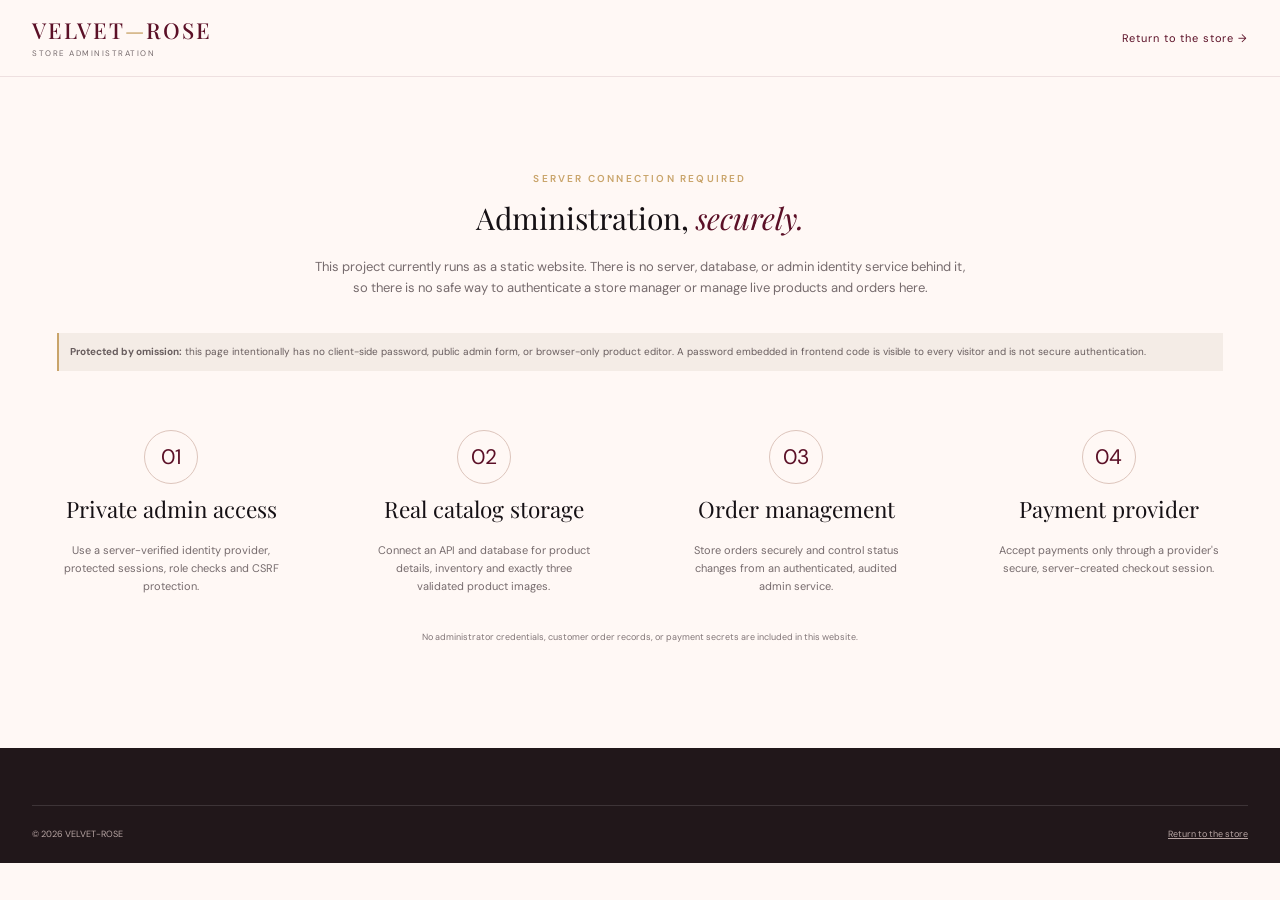
<file: admin.html>
<!doctype html>
<html lang="en">
<head>
  <meta charset="utf-8">
  <meta name="viewport" content="width=device-width, initial-scale=1">
  <meta name="robots" content="noindex,nofollow">
  <meta name="theme-color" content="#5b1027">
  <link rel="preconnect" href="https://fonts.googleapis.com">
  <link href="https://fonts.googleapis.com/css2?family=DM+Sans:wght@400;500;600;700&family=Playfair+Display:ital,wght@0,400;0,500;1,400&display=swap" rel="stylesheet">
  <link rel="stylesheet" href="style.css">
  <title>Store administration setup | VELVET-ROSE</title>
</head>
<body>
  <header class="site-header"><nav class="navigation container" aria-label="Main navigation"><a class="wordmark" href="index.html">VELVET<span>—</span>ROSE<small>STORE ADMINISTRATION</small></a><a class="text-link" href="index.html">Return to the store →</a></nav></header>
  <main class="section container">
    <div class="section-heading">
      <p class="eyebrow">SERVER CONNECTION REQUIRED</p>
      <h1>Administration, <em>securely.</em></h1>
      <p>This project currently runs as a static website. There is no server, database, or admin identity service behind it, so there is no safe way to authenticate a store manager or manage live products and orders here.</p>
    </div>
    <div class="preview-notice">
      <strong>Protected by omission:</strong> this page intentionally has no client-side password, public admin form, or browser-only product editor. A password embedded in frontend code is visible to every visitor and is not secure authentication.
    </div>
    <div class="promise-grid" style="margin-top:42px">
      <article class="promise"><span class="promise-mark" aria-hidden="true">01</span><h2>Private admin access</h2><p>Use a server-verified identity provider, protected sessions, role checks and CSRF protection.</p></article>
      <article class="promise"><span class="promise-mark" aria-hidden="true">02</span><h2>Real catalog storage</h2><p>Connect an API and database for product details, inventory and exactly three validated product images.</p></article>
      <article class="promise"><span class="promise-mark" aria-hidden="true">03</span><h2>Order management</h2><p>Store orders securely and control status changes from an authenticated, audited admin service.</p></article>
      <article class="promise"><span class="promise-mark" aria-hidden="true">04</span><h2>Payment provider</h2><p>Accept payments only through a provider's secure, server-created checkout session.</p></article>
    </div>
    <p class="discreet-note" style="margin-top:35px;text-align:center">No administrator credentials, customer order records, or payment secrets are included in this website.</p>
  </main>
  <footer class="site-footer"><div class="container footer-bottom"><span>© 2026 VELVET-ROSE</span><a href="index.html">Return to the store</a></div></footer>
</body>
</html>
</file>
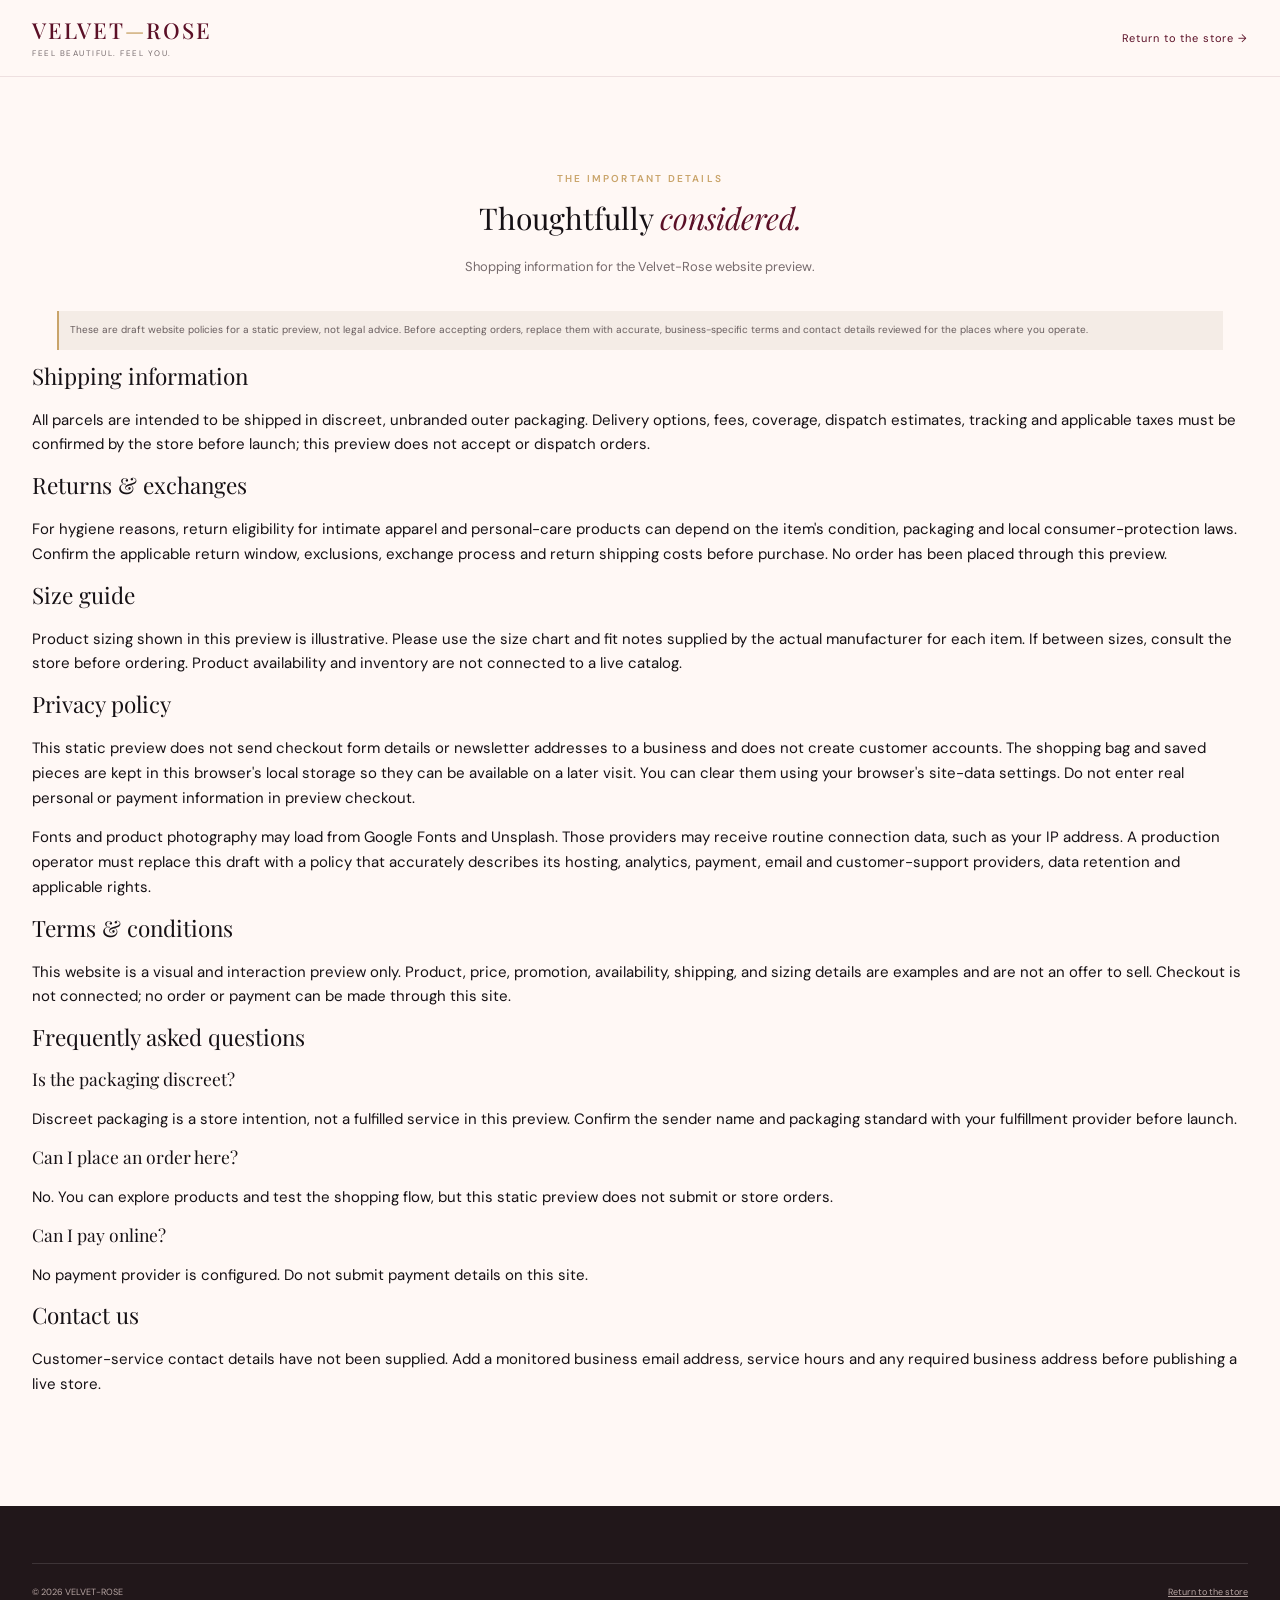
<file: policies.html>
<!doctype html>
<html lang="en">
<head>
  <meta charset="utf-8">
  <meta name="viewport" content="width=device-width, initial-scale=1">
  <meta name="theme-color" content="#5b1027">
  <meta name="description" content="Read Velvet-Rose privacy, shipping, returns, sizing and shopping information.">
  <link rel="canonical" href="/policies.html">
  <link rel="preconnect" href="https://fonts.googleapis.com">
  <link href="https://fonts.googleapis.com/css2?family=DM+Sans:wght@400;500;600;700&family=Playfair+Display:ital,wght@0,400;0,500;1,400&display=swap" rel="stylesheet">
  <link rel="stylesheet" href="style.css">
  <title>Shopping information &amp; policies | VELVET-ROSE</title>
</head>
<body>
  <header class="site-header"><nav class="navigation container" aria-label="Main navigation"><a class="wordmark" href="index.html">VELVET<span>—</span>ROSE<small>FEEL BEAUTIFUL. FEEL YOU.</small></a><a class="text-link" href="index.html">Return to the store →</a></nav></header>
  <main class="section container">
    <div class="section-heading"><p class="eyebrow">THE IMPORTANT DETAILS</p><h1>Thoughtfully <em>considered.</em></h1><p>Shopping information for the Velvet-Rose website preview.</p></div>
    <aside class="preview-notice">These are draft website policies for a static preview, not legal advice. Before accepting orders, replace them with accurate, business-specific terms and contact details reviewed for the places where you operate.</aside>
    <article class="policy-copy" id="shipping"><h2>Shipping information</h2><p>All parcels are intended to be shipped in discreet, unbranded outer packaging. Delivery options, fees, coverage, dispatch estimates, tracking and applicable taxes must be confirmed by the store before launch; this preview does not accept or dispatch orders.</p></article>
    <article class="policy-copy" id="returns"><h2>Returns &amp; exchanges</h2><p>For hygiene reasons, return eligibility for intimate apparel and personal-care products can depend on the item's condition, packaging and local consumer-protection laws. Confirm the applicable return window, exclusions, exchange process and return shipping costs before purchase. No order has been placed through this preview.</p></article>
    <article class="policy-copy" id="size-guide"><h2>Size guide</h2><p>Product sizing shown in this preview is illustrative. Please use the size chart and fit notes supplied by the actual manufacturer for each item. If between sizes, consult the store before ordering. Product availability and inventory are not connected to a live catalog.</p></article>
    <article class="policy-copy" id="privacy"><h2>Privacy policy</h2><p>This static preview does not send checkout form details or newsletter addresses to a business and does not create customer accounts. The shopping bag and saved pieces are kept in this browser's local storage so they can be available on a later visit. You can clear them using your browser's site-data settings. Do not enter real personal or payment information in preview checkout.</p><p>Fonts and product photography may load from Google Fonts and Unsplash. Those providers may receive routine connection data, such as your IP address. A production operator must replace this draft with a policy that accurately describes its hosting, analytics, payment, email and customer-support providers, data retention and applicable rights.</p></article>
    <article class="policy-copy" id="terms"><h2>Terms &amp; conditions</h2><p>This website is a visual and interaction preview only. Product, price, promotion, availability, shipping, and sizing details are examples and are not an offer to sell. Checkout is not connected; no order or payment can be made through this site.</p></article>
    <article class="policy-copy" id="faq"><h2>Frequently asked questions</h2><h3>Is the packaging discreet?</h3><p>Discreet packaging is a store intention, not a fulfilled service in this preview. Confirm the sender name and packaging standard with your fulfillment provider before launch.</p><h3>Can I place an order here?</h3><p>No. You can explore products and test the shopping flow, but this static preview does not submit or store orders.</p><h3>Can I pay online?</h3><p>No payment provider is configured. Do not submit payment details on this site.</p></article>
    <article class="policy-copy" id="contact"><h2>Contact us</h2><p>Customer-service contact details have not been supplied. Add a monitored business email address, service hours and any required business address before publishing a live store.</p></article>
  </main>
  <footer class="site-footer"><div class="container footer-bottom"><span>© 2026 VELVET-ROSE</span><a href="index.html">Return to the store</a></div></footer>
</body>
</html>
</file>
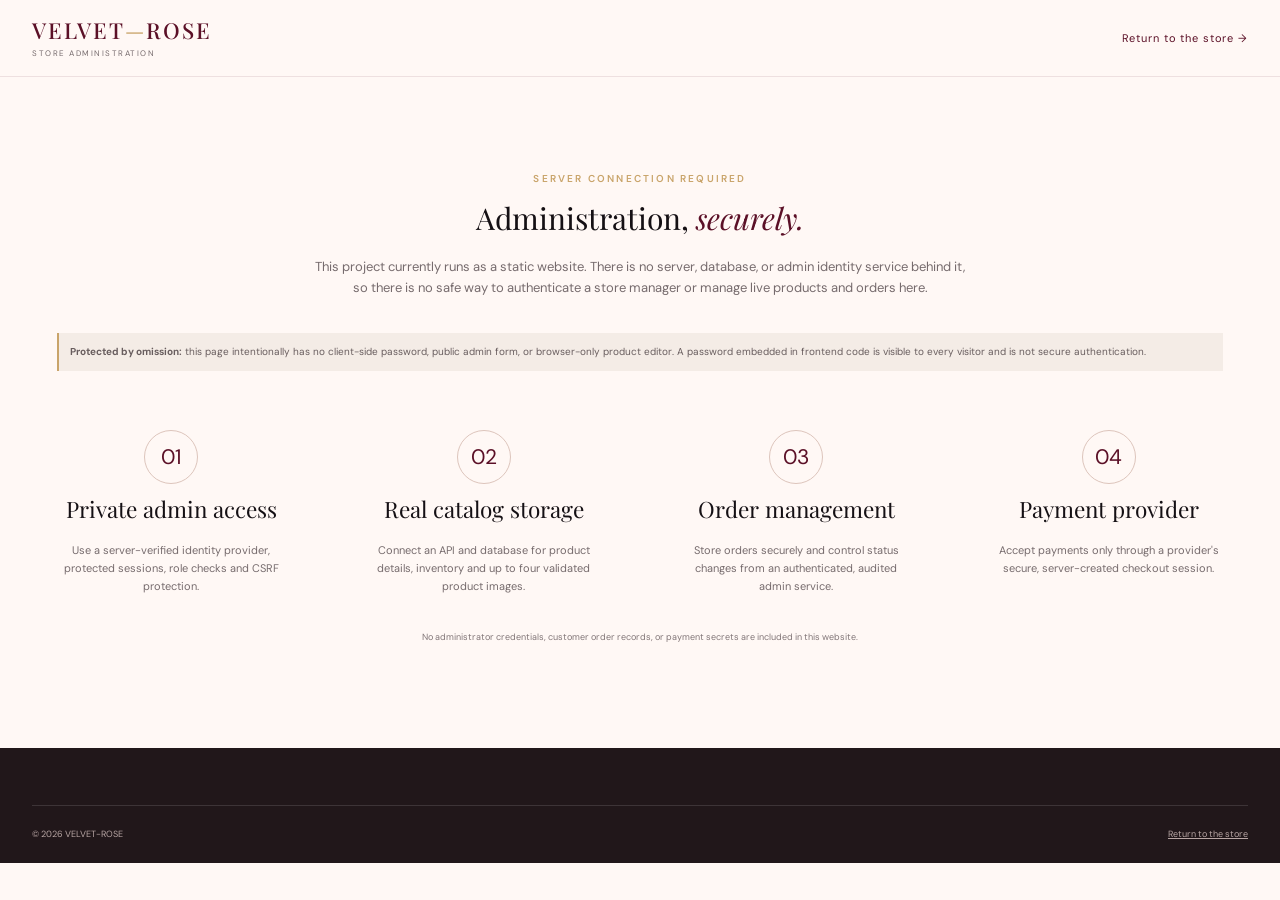
<file: Velvet-Rose/admin.html>
<!doctype html>
<html lang="en">
<head>
  <meta charset="utf-8">
  <meta name="viewport" content="width=device-width, initial-scale=1">
  <meta name="robots" content="noindex,nofollow">
  <meta name="theme-color" content="#5b1027">
  <link rel="preconnect" href="https://fonts.googleapis.com">
  <link href="https://fonts.googleapis.com/css2?family=DM+Sans:wght@400;500;600;700&family=Playfair+Display:ital,wght@0,400;0,500;1,400&display=swap" rel="stylesheet">
  <link rel="stylesheet" href="style.css">
  <title>Store administration setup | VELVET-ROSE</title>
</head>
<body>
  <header class="site-header"><nav class="navigation container" aria-label="Main navigation"><a class="wordmark" href="index.html">VELVET<span>—</span>ROSE<small>STORE ADMINISTRATION</small></a><a class="text-link" href="index.html">Return to the store →</a></nav></header>
  <main class="section container">
    <div class="section-heading">
      <p class="eyebrow">SERVER CONNECTION REQUIRED</p>
      <h1>Administration, <em>securely.</em></h1>
      <p>This project currently runs as a static website. There is no server, database, or admin identity service behind it, so there is no safe way to authenticate a store manager or manage live products and orders here.</p>
    </div>
    <div class="preview-notice">
      <strong>Protected by omission:</strong> this page intentionally has no client-side password, public admin form, or browser-only product editor. A password embedded in frontend code is visible to every visitor and is not secure authentication.
    </div>
    <div class="promise-grid" style="margin-top:42px">
      <article class="promise"><span class="promise-mark" aria-hidden="true">01</span><h2>Private admin access</h2><p>Use a server-verified identity provider, protected sessions, role checks and CSRF protection.</p></article>
      <article class="promise"><span class="promise-mark" aria-hidden="true">02</span><h2>Real catalog storage</h2><p>Connect an API and database for product details, inventory and up to four validated product images.</p></article>
      <article class="promise"><span class="promise-mark" aria-hidden="true">03</span><h2>Order management</h2><p>Store orders securely and control status changes from an authenticated, audited admin service.</p></article>
      <article class="promise"><span class="promise-mark" aria-hidden="true">04</span><h2>Payment provider</h2><p>Accept payments only through a provider's secure, server-created checkout session.</p></article>
    </div>
    <p class="discreet-note" style="margin-top:35px;text-align:center">No administrator credentials, customer order records, or payment secrets are included in this website.</p>
  </main>
  <footer class="site-footer"><div class="container footer-bottom"><span>© 2026 VELVET-ROSE</span><a href="index.html">Return to the store</a></div></footer>
</body>
</html>
</file>
<file: style.css>
:root {
  color-scheme: light;
  --burgundy: #5b1027;
  --burgundy-deep: #310914;
  --black: #151014;
  --rose: #e8b7c3;
  --rose-pale: #f7e9e9;
  --gold: #c9a46a;
  --ivory: #fff8f5;
  --white: #fff;
  --muted: #766b6d;
  --line: #eadfdb;
  --serif: "Playfair Display", Georgia, serif;
  --sans: "DM Sans", Arial, sans-serif;
}

* { box-sizing: border-box; }
html { scroll-behavior: smooth; scroll-padding-top: 85px; }
body { margin: 0; color: var(--black); background: var(--ivory); font-family: var(--sans); font-size: 15px; line-height: 1.65; }
body:has(dialog[open]) { overflow: hidden; }
button, input, select, textarea { font: inherit; }
button, a { -webkit-tap-highlight-color: transparent; }
button { color: inherit; }
a { color: inherit; }
img { display: block; width: 100%; }
h1, h2, h3, p { margin-top: 0; }
h1, h2, h3 { font-family: var(--serif); font-weight: 400; line-height: 1.17; }
h2 em, h1 em { color: var(--burgundy); font-weight: 400; }
.container { width: min(1240px, calc(100% - 64px)); margin-inline: auto; }
.sr-only, .skip-link:not(:focus) { position: absolute; width: 1px; height: 1px; padding: 0; margin: -1px; overflow: hidden; clip: rect(0,0,0,0); white-space: nowrap; border: 0; }
.skip-link:focus { position: fixed; z-index: 20; top: 10px; left: 10px; padding: 12px 18px; color: white; background: var(--burgundy); }

.announcement { min-height: 38px; padding: 6px 24px; display: flex; justify-content: center; gap: 25px; color: var(--ivory); background: var(--burgundy-deep); text-align: center; font-size: 11px; letter-spacing: .11em; }
.announcement-detail { color: #dec8c4; }
.announcement i { margin-inline: 5px; color: var(--gold); font-style: normal; }
.site-header { position: sticky; z-index: 10; top: 0; background: rgba(255,248,245,.97); border-bottom: 1px solid rgba(91,16,39,.1); backdrop-filter: blur(14px); }
.navigation { min-height: 76px; display: flex; align-items: center; justify-content: space-between; gap: 24px; }
.wordmark { flex: 0 0 auto; display: block; color: var(--burgundy); font-family: var(--serif); font-size: 22px; font-weight: 500; letter-spacing: .095em; line-height: 1.1; text-decoration: none; white-space: nowrap; }
.wordmark > span { color: var(--gold); }
.wordmark small { display: block; margin-top: 5px; color: var(--muted); font: 8px var(--sans); letter-spacing: .19em; }
.navigation-links { display: flex; align-items: center; gap: clamp(12px,1.7vw,25px); }
.navigation-links a { color: #413538; font-size: 11px; text-decoration: none; transition: color .18s; }
.navigation-links a:hover, .footer-grid a:hover { color: var(--gold); }
.nav-actions { display: flex; align-items: center; gap: 9px; }
.icon-button { min-width: 39px; height: 40px; display: inline-grid; place-items: center; padding: 0 6px; border: 0; color: var(--burgundy); background: transparent; cursor: pointer; font-size: 24px; text-decoration: none; }
.icon-button svg { width: 19px; height: 19px; fill: none; stroke: currentColor; stroke-width: 1.5; }
.bag-button { padding: 10px 0 10px 9px; border: 0; background: transparent; color: var(--burgundy); font-size: 10px; letter-spacing: .14em; cursor: pointer; }
.cart-count { display: inline-grid; place-items: center; width: 20px; height: 20px; margin-left: 4px; border-radius: 50%; color: white; background: var(--burgundy); font-size: 10px; letter-spacing: 0; }
.menu-toggle { display: none; }
.search-panel { display: flex; align-items: center; gap: 15px; padding-block: 0 15px; }
.search-panel[hidden] { display: none; }
.search-panel input { flex: 1; min-width: 0; padding: 11px 0; border: 0; border-bottom: 1px solid var(--line); outline: none; background: transparent; }
.text-button { padding: 8px 0; border: 0; color: var(--burgundy); background: transparent; cursor: pointer; }
.search-close { font-size: 25px; }

.hero { position: relative; min-height: min(700px, calc(100svh - 114px)); display: flex; align-items: center; overflow: hidden; color: var(--ivory); background: #42202a; }
.hero-image, .offer-section > img { position: absolute; inset: 0; width: 100%; height: 100%; object-fit: cover; object-position: center 38%; }
.hero-image { object-position: center 35%; }
.hero-scrim { position: absolute; inset: 0; background: linear-gradient(90deg,rgba(26,12,17,.83) 0%,rgba(35,15,22,.58) 43%,rgba(31,13,20,.05) 100%),linear-gradient(0deg,rgba(22,14,17,.2),transparent 40%); }
.hero-copy { position: relative; z-index: 1; padding-block: 80px 88px; }
.eyebrow { margin-bottom: 15px; color: var(--gold); font-size: 10px; font-weight: 600; letter-spacing: .22em; }
.hero h1 { max-width: 670px; margin-bottom: 23px; color: var(--ivory); font-size: clamp(47px,7vw,88px); letter-spacing: -.025em; }
.hero h1 em { color: var(--rose); }
.hero-description { max-width: 455px; margin-bottom: 28px; color: #f3e7e5; font-size: 15px; }
.hero-actions { display: flex; flex-wrap: wrap; gap: 12px; }
.button { min-height: 48px; display: inline-flex; justify-content: center; align-items: center; padding: 12px 23px; border: 1px solid transparent; border-radius: 2px; font-size: 10px; font-weight: 600; letter-spacing: .12em; text-align: center; text-decoration: none; text-transform: uppercase; cursor: pointer; transition: background .2s, color .2s, border-color .2s, transform .2s; }
.button:hover { transform: translateY(-2px); }
.button-gold { color: var(--black); background: var(--gold); }
.button-gold:hover { background: #d7b981; }
.button-outline { border-color: rgba(255,255,255,.7); color: white; background: transparent; }
.button-outline:hover { color: var(--black); background: white; }
.button-dark { color: white; background: var(--burgundy); }
.button-dark:hover { background: var(--burgundy-deep); }
.hero-note { margin: 24px 0 0; color: #e8d9d8; font-size: 10px; letter-spacing: .1em; }
.hero-side-note { position: absolute; right: 26px; bottom: 30px; color: rgba(255,248,245,.8); font-size: 8px; letter-spacing: .23em; writing-mode: vertical-rl; }
.trust-strip { min-height: 65px; display: flex; justify-content: center; align-items: center; gap: clamp(14px,4.4vw,70px); padding: 15px 20px; color: var(--burgundy); background: #f7efeb; font-size: 10px; letter-spacing: .12em; text-transform: uppercase; }
.trust-strip i { color: var(--gold); font-style: normal; }

.section { padding-block: 94px; }
.section-heading { max-width: 650px; margin: 0 auto 34px; text-align: center; }
.section-heading .eyebrow { margin-bottom: 13px; }
.section-heading h2, .newsletter-inner h2 { margin-bottom: 12px; color: var(--black); font-size: clamp(34px,4.1vw,48px); }
.section-heading h2 em, .newsletter-inner h2 em { color: var(--burgundy); }
.section-heading > p:last-child { margin-bottom: 0; color: var(--muted); font-size: 13px; }
.category-grid { display: grid; grid-template-columns: repeat(4,1fr); grid-auto-rows: 245px; gap: 14px; }
.category-card { position: relative; display: flex; align-items: end; overflow: hidden; color: white; background: #573740; text-decoration: none; }
.category-card.category-tall { grid-row: span 2; }
.category-card:nth-child(4), .category-card:nth-child(5) { grid-column: span 1; }
.category-card:last-child { grid-column: span 2; }
.category-card > img { position: absolute; inset: 0; width: 100%; height: 100%; object-fit: cover; transition: transform .6s cubic-bezier(.2,.6,.3,1); }
.category-card:hover > img { transform: scale(1.055); }
.category-overlay { position: absolute; inset: 0; background: linear-gradient(0deg,rgba(24,12,17,.78),transparent 72%); }
.category-caption { position: relative; z-index: 1; padding: 21px; }
.category-caption small, .category-caption strong, .category-caption > span { display: block; }
.category-caption small { margin-bottom: 6px; color: #edccbb; font-size: 8px; letter-spacing: .18em; }
.category-caption strong { font-family: var(--serif); font-size: 24px; font-weight: 400; }
.category-caption > span { margin-top: 6px; font-size: 10px; letter-spacing: .07em; }

.products-section { background: #f7efeb; }
.filter-row { display: flex; justify-content: center; flex-wrap: wrap; gap: 7px; margin: 0 auto 29px; }
.filter-chip { min-height: 36px; padding: 7px 14px; border: 1px solid #ddcfca; border-radius: 30px; color: #56494b; background: transparent; font-size: 10px; cursor: pointer; transition: .2s; }
.filter-chip:hover, .filter-chip.is-active { border-color: var(--burgundy); color: white; background: var(--burgundy); }
.search-status { min-height: 22px; margin-bottom: 0; color: var(--muted); font-size: 12px; text-align: center; }
.product-grid { display: grid; grid-template-columns: repeat(4,minmax(0,1fr)); gap: 25px 16px; }
.product-card { min-width: 0; }
.product-photo { position: relative; aspect-ratio: 4 / 5; overflow: hidden; background: #eadcdb; }
.product-photo > img { width: 100%; height: 100%; object-fit: cover; transition: transform .55s; }
.product-card:hover .product-photo > img { transform: scale(1.04); }
.product-badge { position: absolute; top: 11px; left: 11px; padding: 5px 9px; color: var(--burgundy); background: var(--ivory); font-size: 8px; letter-spacing: .11em; text-transform: uppercase; }
.product-heart { position: absolute; top: 7px; right: 7px; width: 36px; height: 36px; border: 0; border-radius: 50%; color: var(--burgundy); background: rgba(255,248,245,.9); font-size: 21px; cursor: pointer; }
.product-heart[aria-pressed="true"] { color: white; background: var(--burgundy); }
.product-quickview { position: absolute; right: 9px; bottom: 9px; left: 9px; width: calc(100% - 18px); min-height: 39px; border: 0; color: var(--black); background: rgba(255,248,245,.94); font-size: 9px; letter-spacing: .12em; text-transform: uppercase; cursor: pointer; opacity: 0; transform: translateY(6px); transition: opacity .2s, transform .2s; }
.product-card:hover .product-quickview, .product-quickview:focus-visible { opacity: 1; transform: none; }
.product-meta { padding: 13px 3px 0; }
.product-category { margin-bottom: 3px; color: var(--muted); font-size: 9px; letter-spacing: .11em; text-transform: uppercase; }
.product-title { margin-bottom: 5px; color: var(--black); font-family: var(--serif); font-size: 16px; }
.product-price { margin-bottom: 9px; color: var(--burgundy); font-size: 13px; font-weight: 600; }
.product-price s { margin-right: 7px; color: #8d8281; font-size: 11px; font-weight: 400; }
.product-colors { display: flex; align-items: center; gap: 6px; }
.swatch { width: 13px; height: 13px; border: 1px solid rgba(30,20,20,.25); border-radius: 50%; }
.product-size-note { margin-left: 3px; color: var(--muted); font-size: 10px; }
.product-add { width: 100%; margin-top: 11px; min-height: 38px; padding: 8px 10px; border: 1px solid var(--burgundy); color: var(--burgundy); background: transparent; font-size: 9px; }
.product-add:hover { color: white; background: var(--burgundy); }
.empty-products { grid-column: 1/-1; padding: 50px 15px; color: var(--muted); text-align: center; }

.story-section { min-height: 530px; display: grid; grid-template-columns: 1fr 1fr; background: #f1e4df; }
.story-image { min-height: 460px; overflow: hidden; }
.story-image img { width: 100%; height: 100%; object-fit: cover; }
.story-copy { max-width: 575px; align-self: center; padding: 70px clamp(35px,8vw,130px); }
.story-copy h2 { margin-bottom: 20px; color: var(--black); font-size: clamp(38px,4vw,54px); }
.story-copy > p:not(.eyebrow) { margin-bottom: 23px; color: #625658; font-size: 13px; }
.text-link { color: var(--burgundy); font-size: 11px; letter-spacing: .08em; text-decoration: none; }
.text-link span { margin-left: 7px; }
.promise-section { padding-block: 83px; }
.promise-grid { display: grid; grid-template-columns: repeat(4,1fr); gap: 34px; padding-top: 17px; }
.promise { text-align: center; }
.promise-mark { display: inline-grid; width: 54px; height: 54px; place-items: center; margin-bottom: 12px; border: 1px solid #ddc5bc; border-radius: 50%; color: var(--burgundy); font-size: 21px; }
.promise h3 { margin-bottom: 7px; font-size: 17px; }
.promise p { max-width: 220px; margin: auto; color: var(--muted); font-size: 11px; }

.offer-section { position: relative; min-height: 410px; display: grid; place-items: center; overflow: hidden; color: white; text-align: center; background: #381b23; }
.offer-section > img { object-position: center 40%; }
.offer-scrim { position: absolute; inset: 0; background: rgba(34,12,21,.66); }
.offer-copy { position: relative; z-index: 1; padding: 54px 20px; }
.offer-copy h2 { margin-bottom: 15px; color: white; font-size: clamp(37px,5vw,57px); }
.offer-copy h2 em { color: var(--rose); }
.offer-copy > p:not(.eyebrow) { margin-bottom: 22px; color: #f0e2e0; font-size: 13px; }
.offer-copy strong { color: var(--gold); letter-spacing: .1em; }
.newsletter-section { padding-block: 78px 72px; text-align: center; }
.newsletter-inner h2 { margin-bottom: 10px; }
.newsletter-inner > p:not(.eyebrow, .newsletter-disclaimer) { color: var(--muted); font-size: 13px; }
.newsletter-form { max-width: 495px; display: flex; gap: 8px; margin: 25px auto 10px; }
.newsletter-form input { flex: 1; min-width: 0; padding: 13px; border: 1px solid #d8c9c4; border-radius: 0; background: white; font-size: 12px; }
.newsletter-form .button { min-height: 46px; }
.newsletter-disclaimer { margin: 11px 0 0; color: #877c7b; font-size: 10px; }

.site-footer { padding-top: 57px; color: #e6d7d2; background: #21171a; }
.footer-grid { display: grid; grid-template-columns: 1.7fr repeat(3,1fr); gap: 45px; padding-bottom: 44px; }
.wordmark-light { color: var(--rose); }
.wordmark-light small { color: #c6b4b1; }
.footer-brand > p { max-width: 250px; margin: 19px 0 0; color: #c2b3b0; font-size: 11px; }
.footer-brand .discreet-note { color: var(--gold); font-size: 10px; }
.footer-grid h2 { margin: 5px 0 16px; color: var(--ivory); font: 13px var(--sans); letter-spacing: .05em; }
.footer-grid > div:not(:first-child) { display: flex; flex-direction: column; align-items: flex-start; }
.footer-grid > div:not(:first-child) a { margin-bottom: 9px; color: #c2b3b0; font-size: 10px; text-decoration: none; transition: color .18s; }
.footer-bottom { min-height: 58px; display: flex; align-items: center; justify-content: space-between; gap: 15px; border-top: 1px solid #ffffff20; color: #b7a5a3; font-size: 9px; }
.admin-link { color: #b7a5a3; text-decoration: none; }

dialog { padding: 0; border: 0; color: var(--black); background: var(--ivory); box-shadow: 0 20px 70px rgba(20,8,12,.3); }
dialog::backdrop { background: rgba(21,12,15,.6); backdrop-filter: blur(2px); }
.product-dialog { width: min(940px,calc(100% - 32px)); max-width: none; max-height: min(760px,calc(100dvh - 32px)); overflow: auto; }
.dialog-close { width: 42px; height: 42px; display: grid; place-items: center; padding: 0; border: 0; color: var(--burgundy); background: transparent; font-size: 30px; font-weight: 300; cursor: pointer; }
.product-dialog > .dialog-close { position: absolute; z-index: 2; top: 6px; right: 6px; background: rgba(255,248,245,.9); }
.detail-layout { display: grid; grid-template-columns: 1.08fr .92fr; min-height: 580px; }
.gallery { align-self: start; padding: 24px; background: #f3e8e4; }
.gallery-main { position: relative; aspect-ratio: 4/5; overflow: hidden; background: #e7d8d5; }
.gallery-main img { width: 100%; height: 100%; object-fit: cover; }
.gallery-arrow { position: absolute; top: 50%; width: 38px; height: 38px; border: 0; border-radius: 50%; color: var(--burgundy); background: rgba(255,248,245,.9); font-size: 27px; line-height: 1; transform: translateY(-50%); cursor: pointer; }
.gallery-previous { left: 9px; }
.gallery-next { right: 9px; }
.gallery-counter { position: absolute; right: 11px; bottom: 10px; padding: 3px 8px; color: white; background: rgba(21,16,20,.6); font-size: 10px; }
.gallery-thumbnails { display: flex; gap: 9px; margin-top: 10px; }
.gallery-thumbnail { width: 58px; height: 70px; padding: 0; overflow: hidden; border: 1px solid transparent; background: transparent; cursor: pointer; }
.gallery-thumbnail.is-active { border-color: var(--burgundy); }
.gallery-thumbnail img { width: 100%; height: 100%; object-fit: cover; }
.detail-copy { align-self: center; padding: 50px clamp(24px,4vw,55px); }
.detail-copy .eyebrow { margin-bottom: 8px; }
.detail-copy h2 { margin-bottom: 8px; padding-right: 15px; font-size: 31px; }
.detail-price { margin-bottom: 17px; color: var(--burgundy); font-size: 17px; font-weight: 600; }
.detail-price s { margin-right: 8px; color: var(--muted); font-size: 13px; font-weight: 400; }
.detail-copy > p:not(.eyebrow,.detail-price,.detail-material,.detail-shipping,.detail-size-note) { color: #6a5e5e; font-size: 12px; }
.field-label { display: block; margin: 17px 0 5px; font-size: 10px; font-weight: 600; }
.field-label span { color: var(--burgundy); }
.select-field { width: 100%; min-height: 42px; padding: 9px 10px; border: 1px solid #d9cdca; border-radius: 0; background: white; }
.quantity-input { max-width: 100px; }
.detail-material, .detail-shipping, .detail-size-note { margin: 15px 0 0; color: var(--muted); font-size: 10px; }
.detail-add { width: 100%; margin-top: 20px; }
.detail-wishlist { width: 100%; margin-top: 7px; font-size: 11px; }
.detail-size-note a { color: var(--burgundy); }

.cart-dialog, .checkout-dialog, .wishlist-dialog { position: fixed; inset: 0 0 0 auto; width: min(455px,100%); max-width: none; height: 100dvh; max-height: none; margin: 0; overflow: auto; }
.cart-dialog[open], .checkout-dialog[open], .wishlist-dialog[open] { animation: drawer-in .23s ease-out; }
@keyframes drawer-in { from { transform: translateX(24px); opacity: .7; } to { transform: none; opacity: 1; } }
.drawer-header { display: flex; align-items: center; justify-content: space-between; gap: 15px; padding: 23px 27px 15px; border-bottom: 1px solid var(--line); }
.drawer-header .eyebrow { margin-bottom: 2px; font-size: 8px; }
.drawer-header h2 { margin: 0; color: var(--black); font-size: 25px; }
.cart-lines { max-height: calc(100dvh - 380px); min-height: 100px; overflow: auto; padding: 10px 26px; }
.cart-empty { padding: 31px 0; color: var(--muted); font-size: 13px; text-align: center; }
.cart-line { display: grid; grid-template-columns: 70px 1fr auto; gap: 13px; align-items: center; padding-block: 13px; border-bottom: 1px solid var(--line); }
.cart-line > img { width: 70px; height: 85px; object-fit: cover; background: #eee2de; }
.cart-line h3 { margin-bottom: 4px; font-size: 15px; }
.cart-line p { margin-bottom: 3px; color: var(--muted); font-size: 10px; }
.cart-line-price { color: var(--burgundy); font-size: 11px; font-weight: 600; white-space: nowrap; }
.quantity-control { display: flex; align-items: center; gap: 10px; margin-top: 7px; }
.quantity-control button { width: 24px; height: 24px; border: 1px solid var(--line); background: transparent; cursor: pointer; }
.remove-item { padding: 2px 0; border: 0; color: var(--muted); background: transparent; font-size: 9px; text-decoration: underline; cursor: pointer; }
.discount-form { padding: 10px 27px; }
.discount-form label { display: block; margin-bottom: 7px; font-size: 10px; }
.discount-form > div { display: flex; gap: 8px; }
.discount-form input { min-width: 0; flex: 1; padding: 8px 10px; border: 1px solid var(--line); background: white; font-size: 11px; }
.discount-form .button { min-height: 37px; padding: 7px 13px; font-size: 9px; }
.discount-form > p { min-height: 15px; margin: 4px 0 0; color: var(--muted); font-size: 9px; }
.cart-totals { padding: 8px 27px 0; }
.cart-totals > p { display: flex; justify-content: space-between; margin-bottom: 7px; color: #63585a; font-size: 11px; }
.cart-totals strong { color: var(--black); font-weight: 600; }
.cart-totals .discount-line strong { color: var(--burgundy); }
.cart-totals .cart-total { margin-top: 10px; padding-top: 11px; border-top: 1px solid var(--line); color: var(--black); font-size: 14px; }
.cart-total strong { color: var(--burgundy); font-size: 16px; }
.discreet-note { color: #817577; font-size: 9px; }
.cart-privacy { margin: 9px 27px 12px; }
.checkout-open { width: calc(100% - 54px); margin: 0 27px 22px; }

.checkout-dialog { width: min(500px,100%); }
.preview-notice { margin: 19px 25px 13px; padding: 11px; border-left: 2px solid var(--gold); color: #685d5e; background: #f4ece6; font-size: 10px; }
.checkout-form { display: grid; grid-template-columns: 1fr; gap: 6px; padding: 0 25px 23px; }
.checkout-form > label { margin-top: 6px; font-size: 10px; font-weight: 600; }
.checkout-form > label span { color: var(--muted); font-weight: 400; }
.checkout-form > input, .checkout-form > textarea { width: 100%; padding: 9px; border: 1px solid #d9cdca; border-radius: 0; background: white; font-size: 12px; }
.checkout-form fieldset { display: grid; gap: 9px; margin-top: 10px; padding: 11px; border: 1px solid var(--line); }
.checkout-form legend { padding-inline: 5px; font-size: 10px; font-weight: 600; }
.payment-choice { display: flex; align-items: center; gap: 7px; font-size: 11px; }
.disabled-choice span { color: var(--muted); font-size: 9px; }
.checkout-total { display: flex; justify-content: space-between; margin: 7px 0; font-size: 13px; }
.checkout-total strong { color: var(--burgundy); }
.checkout-form > .button { width: 100%; }
.checkout-result { margin: 0 25px 25px; padding: 16px; color: var(--burgundy); background: #f4ece6; font-size: 12px; }
.wishlist-dialog { width: min(410px,100%); padding-bottom: 25px; }
.wishlist-item { display: flex; justify-content: space-between; gap: 12px; padding: 13px 26px; border-bottom: 1px solid var(--line); }
.wishlist-item button { border: 0; color: var(--burgundy); background: transparent; cursor: pointer; }
.wishlist-dialog > .discreet-note { padding-inline: 26px; }
.toast { position: fixed; z-index: 30; right: 18px; bottom: 18px; max-width: min(360px,calc(100% - 36px)); padding: 13px 18px; color: white; background: var(--burgundy-deep); box-shadow: 0 6px 22px #0002; font-size: 12px; opacity: 0; pointer-events: none; transform: translateY(10px); transition: opacity .2s,transform .2s; }
.toast.is-visible { opacity: 1; transform: none; }

:focus-visible { outline: 2px solid var(--gold); outline-offset: 3px; }
@media (hover:none) { .product-quickview { opacity: 1; transform: none; } }
@media (max-width: 1060px) {
  .navigation-links { gap: 11px; }
  .navigation-links a { font-size: 10px; }
  .navigation { gap: 13px; }
  .product-grid { grid-template-columns: repeat(3,minmax(0,1fr)); }
}
@media (max-width: 820px) {
  .container { width: min(100% - 40px,680px); }
  .navigation { min-height: 68px; }
  .menu-toggle { order: 0; display: inline-flex; width: 38px; min-width: 38px; flex-direction: column; justify-content: center; gap: 5px; padding: 8px; }
  .menu-toggle span { width: 20px; height: 1px; background: var(--burgundy); }
  .wordmark { order: 1; margin-right: auto; font-size: 19px; }
  .nav-actions { order: 2; gap: 1px; }
  .navigation-links { position: absolute; top: 100%; right: 0; left: 0; display: none; align-items: stretch; gap: 0; padding: 10px 20px 17px; background: var(--ivory); box-shadow: 0 10px 15px #1a080b15; }
  .navigation-links.is-open { display: flex; flex-direction: column; }
  .navigation-links a { padding: 10px 4px; border-bottom: 1px solid var(--line); font-size: 12px; }
  .announcement { flex-direction: column; gap: 0; padding: 7px 10px; font-size: 9px; }
  .hero { min-height: 600px; min-height: min(680px,calc(86svh - 75px)); }
  .hero-scrim { background: linear-gradient(90deg,rgba(26,12,17,.78),rgba(35,15,22,.46) 75%,rgba(31,13,20,.19)); }
  .hero-copy { padding-block: 75px; }
  .hero h1 { font-size: clamp(47px,9vw,72px); }
  .section { padding-block: 70px; }
  .category-grid { grid-template-columns: repeat(2,1fr); grid-auto-rows: 230px; }
  .category-card.category-tall { grid-row: span 1; }
  .category-card:last-child { grid-column: span 1; }
  .story-section { min-height: 0; grid-template-columns: 1fr 1fr; }
  .story-image { min-height: 390px; }
  .story-copy { padding: 45px 35px; }
  .promise-grid { grid-template-columns: repeat(2,1fr); row-gap: 30px; }
  .footer-grid { grid-template-columns: repeat(2,1fr); gap: 32px; }
  .detail-layout { grid-template-columns: 1fr 1fr; }
}
@media (max-width: 560px) {
  .container { width: calc(100% - 34px); }
  .wordmark { font-size: 17px; }
  .wordmark small { font-size: 7px; }
  .nav-actions .account-link { display: none; }
  .nav-actions { gap: 0; }
  .navigation { gap: 6px; }
  .hero { min-height: 590px; min-height: 79svh; }
  .hero-image { object-position: 63% center; }
  .hero-scrim { background: linear-gradient(90deg,rgba(24,12,16,.78),rgba(31,14,19,.47)); }
  .hero-copy { padding-block: 66px; }
  .hero h1 { font-size: clamp(44px,12vw,62px); }
  .hero-description { max-width: 340px; font-size: 13px; }
  .hero-actions { align-items: stretch; flex-direction: column; max-width: 255px; }
  .hero-side-note { right: 12px; font-size: 7px; }
  .trust-strip { justify-content: flex-start; gap: 12px; overflow: auto; white-space: nowrap; font-size: 8px; }
  .section { padding-block: 60px; }
  .section-heading { margin-bottom: 25px; }
  .section-heading h2, .newsletter-inner h2 { font-size: 34px; }
  .category-grid { grid-auto-rows: 175px; gap: 9px; }
  .category-caption { padding: 13px; }
  .category-caption strong { font-size: 19px; }
  .category-caption small { font-size: 7px; }
  .category-caption > span { font-size: 9px; }
  .product-grid { grid-template-columns: repeat(2,minmax(0,1fr)); gap: 21px 10px; }
  .product-quickview { min-height: 35px; font-size: 8px; }
  .product-meta { padding-top: 9px; }
  .product-title { font-size: 14px; }
  .product-price { font-size: 12px; }
  .product-add { min-height: 36px; }
  .story-section { grid-template-columns: 1fr; }
  .story-image { min-height: 0; height: 295px; }
  .story-copy { padding: 43px 27px 48px; }
  .story-copy h2 { font-size: 43px; }
  .promise-section { padding-block: 60px; }
  .promise-grid { gap: 25px 16px; }
  .promise h3 { font-size: 15px; }
  .promise p { font-size: 10px; }
  .offer-section { min-height: 360px; }
  .offer-copy h2 { font-size: 39px; }
  .newsletter-section { padding-block: 61px; }
  .newsletter-form { flex-direction: column; }
  .footer-grid { gap: 28px 20px; }
  .footer-bottom { align-items: flex-start; flex-direction: column; justify-content: center; gap: 4px; padding-block: 13px; }
  .product-dialog { width: calc(100% - 18px); max-height: calc(100dvh - 18px); }
  .detail-layout { grid-template-columns: 1fr; }
  .gallery { padding: 13px; }
  .gallery-main { max-height: 47dvh; aspect-ratio: 4/3; }
  .gallery-main img { object-position: center 40%; }
  .gallery-thumbnails { margin-top: 7px; }
  .gallery-thumbnail { width: 48px; height: 55px; }
  .detail-copy { padding: 20px 21px 28px; }
  .detail-copy h2 { font-size: 26px; }
  .detail-copy .field-label { margin-top: 12px; }
  .detail-add { position: sticky; bottom: 8px; box-shadow: 0 4px 18px #24141826; }
  .cart-lines { max-height: calc(100dvh - 375px); padding-inline: 17px; }
  .drawer-header { padding-inline: 19px; }
  .discount-form { padding-inline: 19px; }
  .cart-totals { padding-inline: 19px; }
  .cart-privacy { margin-inline: 19px; }
  .checkout-open { width: calc(100% - 38px); margin-inline: 19px; }
}
@media (prefers-reduced-motion: reduce) {
  *, *::before, *::after { scroll-behavior: auto !important; animation-duration: .01ms !important; animation-iteration-count: 1 !important; transition-duration: .01ms !important; }
}
</file>
<file: Velvet-Rose/style.css>
:root {
  color-scheme: light;
  --burgundy: #5b1027;
  --burgundy-deep: #310914;
  --black: #151014;
  --rose: #e8b7c3;
  --rose-pale: #f7e9e9;
  --gold: #c9a46a;
  --ivory: #fff8f5;
  --white: #fff;
  --muted: #766b6d;
  --line: #eadfdb;
  --serif: "Playfair Display", Georgia, serif;
  --sans: "DM Sans", Arial, sans-serif;
}

* { box-sizing: border-box; }
html { scroll-behavior: smooth; scroll-padding-top: 85px; }
body { margin: 0; color: var(--black); background: var(--ivory); font-family: var(--sans); font-size: 15px; line-height: 1.65; }
body:has(dialog[open]) { overflow: hidden; }
button, input, select, textarea { font: inherit; }
button, a { -webkit-tap-highlight-color: transparent; }
button { color: inherit; }
a { color: inherit; }
img { display: block; width: 100%; }
h1, h2, h3, p { margin-top: 0; }
h1, h2, h3 { font-family: var(--serif); font-weight: 400; line-height: 1.17; }
h2 em, h1 em { color: var(--burgundy); font-weight: 400; }
.container { width: min(1240px, calc(100% - 64px)); margin-inline: auto; }
.sr-only, .skip-link:not(:focus) { position: absolute; width: 1px; height: 1px; padding: 0; margin: -1px; overflow: hidden; clip: rect(0,0,0,0); white-space: nowrap; border: 0; }
.skip-link:focus { position: fixed; z-index: 20; top: 10px; left: 10px; padding: 12px 18px; color: white; background: var(--burgundy); }

.announcement { min-height: 38px; padding: 6px 24px; display: flex; justify-content: center; gap: 25px; color: var(--ivory); background: var(--burgundy-deep); text-align: center; font-size: 11px; letter-spacing: .11em; }
.announcement-detail { color: #dec8c4; }
.announcement i { margin-inline: 5px; color: var(--gold); font-style: normal; }
.site-header { position: sticky; z-index: 10; top: 0; background: rgba(255,248,245,.97); border-bottom: 1px solid rgba(91,16,39,.1); backdrop-filter: blur(14px); }
.navigation { min-height: 76px; display: flex; align-items: center; justify-content: space-between; gap: 24px; }
.wordmark { flex: 0 0 auto; display: block; color: var(--burgundy); font-family: var(--serif); font-size: 22px; font-weight: 500; letter-spacing: .095em; line-height: 1.1; text-decoration: none; white-space: nowrap; }
.wordmark > span { color: var(--gold); }
.wordmark small { display: block; margin-top: 5px; color: var(--muted); font: 8px var(--sans); letter-spacing: .19em; }
.navigation-links { display: flex; align-items: center; gap: clamp(12px,1.7vw,25px); }
.navigation-links a { color: #413538; font-size: 11px; text-decoration: none; transition: color .18s; }
.navigation-links a:hover, .footer-grid a:hover { color: var(--gold); }
.nav-actions { display: flex; align-items: center; gap: 9px; }
.icon-button { min-width: 39px; height: 40px; display: inline-grid; place-items: center; padding: 0 6px; border: 0; color: var(--burgundy); background: transparent; cursor: pointer; font-size: 24px; text-decoration: none; }
.icon-button svg { width: 19px; height: 19px; fill: none; stroke: currentColor; stroke-width: 1.5; }
.bag-button { padding: 10px 0 10px 9px; border: 0; background: transparent; color: var(--burgundy); font-size: 10px; letter-spacing: .14em; cursor: pointer; }
.cart-count { display: inline-grid; place-items: center; width: 20px; height: 20px; margin-left: 4px; border-radius: 50%; color: white; background: var(--burgundy); font-size: 10px; letter-spacing: 0; }
.menu-toggle { display: none; }
.search-panel { display: flex; align-items: center; gap: 15px; padding-block: 0 15px; }
.search-panel[hidden] { display: none; }
.search-panel input { flex: 1; min-width: 0; padding: 11px 0; border: 0; border-bottom: 1px solid var(--line); outline: none; background: transparent; }
.text-button { padding: 8px 0; border: 0; color: var(--burgundy); background: transparent; cursor: pointer; }
.search-close { font-size: 25px; }

.hero { position: relative; min-height: min(700px, calc(100svh - 114px)); display: flex; align-items: center; overflow: hidden; color: var(--ivory); background: #42202a; }
.hero-image, .offer-section > img { position: absolute; inset: 0; width: 100%; height: 100%; object-fit: cover; object-position: center 38%; }
.hero-image { object-position: center 35%; }
.hero-scrim { position: absolute; inset: 0; background: linear-gradient(90deg,rgba(26,12,17,.83) 0%,rgba(35,15,22,.58) 43%,rgba(31,13,20,.05) 100%),linear-gradient(0deg,rgba(22,14,17,.2),transparent 40%); }
.hero-copy { position: relative; z-index: 1; padding-block: 80px 88px; }
.eyebrow { margin-bottom: 15px; color: var(--gold); font-size: 10px; font-weight: 600; letter-spacing: .22em; }
.hero h1 { max-width: 670px; margin-bottom: 23px; color: var(--ivory); font-size: clamp(47px,7vw,88px); letter-spacing: -.025em; }
.hero h1 em { color: var(--rose); }
.hero-description { max-width: 455px; margin-bottom: 28px; color: #f3e7e5; font-size: 15px; }
.hero-actions { display: flex; flex-wrap: wrap; gap: 12px; }
.button { min-height: 48px; display: inline-flex; justify-content: center; align-items: center; padding: 12px 23px; border: 1px solid transparent; border-radius: 2px; font-size: 10px; font-weight: 600; letter-spacing: .12em; text-align: center; text-decoration: none; text-transform: uppercase; cursor: pointer; transition: background .2s, color .2s, border-color .2s, transform .2s; }
.button:hover { transform: translateY(-2px); }
.button-gold { color: var(--black); background: var(--gold); }
.button-gold:hover { background: #d7b981; }
.button-outline { border-color: rgba(255,255,255,.7); color: white; background: transparent; }
.button-outline:hover { color: var(--black); background: white; }
.button-dark { color: white; background: var(--burgundy); }
.button-dark:hover { background: var(--burgundy-deep); }
.hero-note { margin: 24px 0 0; color: #e8d9d8; font-size: 10px; letter-spacing: .1em; }
.hero-side-note { position: absolute; right: 26px; bottom: 30px; color: rgba(255,248,245,.8); font-size: 8px; letter-spacing: .23em; writing-mode: vertical-rl; }
.trust-strip { min-height: 65px; display: flex; justify-content: center; align-items: center; gap: clamp(14px,4.4vw,70px); padding: 15px 20px; color: var(--burgundy); background: #f7efeb; font-size: 10px; letter-spacing: .12em; text-transform: uppercase; }
.trust-strip i { color: var(--gold); font-style: normal; }

.section { padding-block: 94px; }
.section-heading { max-width: 650px; margin: 0 auto 34px; text-align: center; }
.section-heading .eyebrow { margin-bottom: 13px; }
.section-heading h2, .newsletter-inner h2 { margin-bottom: 12px; color: var(--black); font-size: clamp(34px,4.1vw,48px); }
.section-heading h2 em, .newsletter-inner h2 em { color: var(--burgundy); }
.section-heading > p:last-child { margin-bottom: 0; color: var(--muted); font-size: 13px; }
.category-grid { display: grid; grid-template-columns: repeat(4,1fr); grid-auto-rows: 245px; gap: 14px; }
.category-card { position: relative; display: flex; align-items: end; overflow: hidden; color: white; background: #573740; text-decoration: none; }
.category-card > img { position: absolute; inset: 0; width: 100%; height: 100%; object-fit: cover; transition: transform .6s cubic-bezier(.2,.6,.3,1); }
.category-card:hover > img { transform: scale(1.055); }
.category-overlay { position: absolute; inset: 0; background: linear-gradient(0deg,rgba(24,12,17,.78),transparent 72%); }
.category-caption { position: relative; z-index: 1; padding: 21px; }
.category-caption small, .category-caption strong, .category-caption > span { display: block; }
.category-caption small { margin-bottom: 6px; color: #edccbb; font-size: 8px; letter-spacing: .18em; }
.category-caption strong { font-family: var(--serif); font-size: 24px; font-weight: 400; }
.category-caption > span { margin-top: 6px; font-size: 10px; letter-spacing: .07em; }

.products-section { background: #f7efeb; }
.filter-row { display: flex; justify-content: center; flex-wrap: wrap; gap: 7px; margin: 0 auto 29px; }
.filter-chip { min-height: 36px; padding: 7px 14px; border: 1px solid #ddcfca; border-radius: 30px; color: #56494b; background: transparent; font-size: 10px; cursor: pointer; transition: .2s; }
.filter-chip:hover, .filter-chip.is-active { border-color: var(--burgundy); color: white; background: var(--burgundy); }
.search-status { min-height: 22px; margin-bottom: 0; color: var(--muted); font-size: 12px; text-align: center; }
.product-grid { display: grid; grid-template-columns: repeat(4,minmax(0,1fr)); gap: 25px 16px; }
.product-card { min-width: 0; }
.product-photo { position: relative; aspect-ratio: 4 / 5; overflow: hidden; background: #eadcdb; }
.product-photo > img { width: 100%; height: 100%; object-fit: cover; transition: transform .55s; }
.product-card:hover .product-photo > img { transform: scale(1.04); }
.product-badge { position: absolute; top: 11px; left: 11px; padding: 5px 9px; color: var(--burgundy); background: var(--ivory); font-size: 8px; letter-spacing: .11em; text-transform: uppercase; }
.product-heart { position: absolute; top: 7px; right: 7px; width: 36px; height: 36px; border: 0; border-radius: 50%; color: var(--burgundy); background: rgba(255,248,245,.9); font-size: 21px; cursor: pointer; }
.product-heart[aria-pressed="true"] { color: white; background: var(--burgundy); }
.product-quickview { position: absolute; right: 9px; bottom: 9px; left: 9px; width: calc(100% - 18px); min-height: 39px; border: 0; color: var(--black); background: rgba(255,248,245,.94); font-size: 9px; letter-spacing: .12em; text-transform: uppercase; cursor: pointer; opacity: 0; transform: translateY(6px); transition: opacity .2s, transform .2s; }
.product-card:hover .product-quickview, .product-quickview:focus-visible { opacity: 1; transform: none; }
.product-meta { padding: 13px 3px 0; }
.product-category { margin-bottom: 3px; color: var(--muted); font-size: 9px; letter-spacing: .11em; text-transform: uppercase; }
.product-title { margin-bottom: 5px; color: var(--black); font-family: var(--serif); font-size: 16px; }
.product-price { margin-bottom: 9px; color: var(--burgundy); font-size: 13px; font-weight: 600; }
.product-price s { margin-right: 7px; color: #8d8281; font-size: 11px; font-weight: 400; }
.product-colors { display: flex; align-items: center; gap: 6px; }
.swatch { width: 13px; height: 13px; border: 1px solid rgba(30,20,20,.25); border-radius: 50%; }
.product-size-note { margin-left: 3px; color: var(--muted); font-size: 10px; }
.product-add { width: 100%; margin-top: 11px; min-height: 38px; padding: 8px 10px; border: 1px solid var(--burgundy); color: var(--burgundy); background: transparent; font-size: 9px; }
.product-add:hover { color: white; background: var(--burgundy); }
.empty-products { grid-column: 1/-1; padding: 50px 15px; color: var(--muted); text-align: center; }

.story-section { min-height: 530px; display: grid; grid-template-columns: 1fr 1fr; background: #f1e4df; }
.story-image { min-height: 460px; overflow: hidden; }
.story-image img { width: 100%; height: 100%; object-fit: cover; }
.story-copy { max-width: 575px; align-self: center; padding: 70px clamp(35px,8vw,130px); }
.story-copy h2 { margin-bottom: 20px; color: var(--black); font-size: clamp(38px,4vw,54px); }
.story-copy > p:not(.eyebrow) { margin-bottom: 23px; color: #625658; font-size: 13px; }
.text-link { color: var(--burgundy); font-size: 11px; letter-spacing: .08em; text-decoration: none; }
.text-link span { margin-left: 7px; }
.promise-section { padding-block: 83px; }
.promise-grid { display: grid; grid-template-columns: repeat(4,1fr); gap: 34px; padding-top: 17px; }
.promise { text-align: center; }
.promise-mark { display: inline-grid; width: 54px; height: 54px; place-items: center; margin-bottom: 12px; border: 1px solid #ddc5bc; border-radius: 50%; color: var(--burgundy); font-size: 21px; }
.promise h3 { margin-bottom: 7px; font-size: 17px; }
.promise p { max-width: 220px; margin: auto; color: var(--muted); font-size: 11px; }

.offer-section { position: relative; min-height: 410px; display: grid; place-items: center; overflow: hidden; color: white; text-align: center; background: #381b23; }
.offer-section > img { object-position: center 40%; }
.offer-scrim { position: absolute; inset: 0; background: rgba(34,12,21,.66); }
.offer-copy { position: relative; z-index: 1; padding: 54px 20px; }
.offer-copy h2 { margin-bottom: 15px; color: white; font-size: clamp(37px,5vw,57px); }
.offer-copy h2 em { color: var(--rose); }
.offer-copy > p:not(.eyebrow) { margin-bottom: 22px; color: #f0e2e0; font-size: 13px; }
.offer-copy strong { color: var(--gold); letter-spacing: .1em; }
.newsletter-section { padding-block: 78px 72px; text-align: center; }
.newsletter-inner h2 { margin-bottom: 10px; }
.newsletter-inner > p:not(.eyebrow, .newsletter-disclaimer) { color: var(--muted); font-size: 13px; }
.newsletter-form { max-width: 495px; display: flex; gap: 8px; margin: 25px auto 10px; }
.newsletter-form input { flex: 1; min-width: 0; padding: 13px; border: 1px solid #d8c9c4; border-radius: 0; background: white; font-size: 12px; }
.newsletter-form .button { min-height: 46px; }
.newsletter-disclaimer { margin: 11px 0 0; color: #877c7b; font-size: 10px; }

.site-footer { padding-top: 57px; color: #e6d7d2; background: #21171a; }
.footer-grid { display: grid; grid-template-columns: 1.7fr repeat(3,1fr); gap: 45px; padding-bottom: 44px; }
.wordmark-light { color: var(--rose); }
.wordmark-light small { color: #c6b4b1; }
.footer-brand > p { max-width: 250px; margin: 19px 0 0; color: #c2b3b0; font-size: 11px; }
.footer-brand .discreet-note { color: var(--gold); font-size: 10px; }
.footer-grid h2 { margin: 5px 0 16px; color: var(--ivory); font: 13px var(--sans); letter-spacing: .05em; }
.footer-grid > div:not(:first-child) { display: flex; flex-direction: column; align-items: flex-start; }
.footer-grid > div:not(:first-child) a { margin-bottom: 9px; color: #c2b3b0; font-size: 10px; text-decoration: none; transition: color .18s; }
.footer-bottom { min-height: 58px; display: flex; align-items: center; justify-content: space-between; gap: 15px; border-top: 1px solid #ffffff20; color: #b7a5a3; font-size: 9px; }
.admin-link { color: #b7a5a3; text-decoration: none; }

dialog { padding: 0; border: 0; color: var(--black); background: var(--ivory); box-shadow: 0 20px 70px rgba(20,8,12,.3); }
dialog::backdrop { background: rgba(21,12,15,.6); backdrop-filter: blur(2px); }
.product-dialog { width: min(940px,calc(100% - 32px)); max-width: none; max-height: min(760px,calc(100dvh - 32px)); overflow: auto; }
.dialog-close { width: 42px; height: 42px; display: grid; place-items: center; padding: 0; border: 0; color: var(--burgundy); background: transparent; font-size: 30px; font-weight: 300; cursor: pointer; }
.product-dialog > .dialog-close { position: absolute; z-index: 2; top: 6px; right: 6px; background: rgba(255,248,245,.9); }
.detail-layout { display: grid; grid-template-columns: 1.08fr .92fr; min-height: 580px; }
.gallery { align-self: start; padding: 24px; background: #f3e8e4; }
.gallery-main { position: relative; aspect-ratio: 4/5; overflow: hidden; background: #e7d8d5; }
.gallery-main img { width: 100%; height: 100%; object-fit: cover; }
.gallery-arrow { position: absolute; top: 50%; width: 38px; height: 38px; border: 0; border-radius: 50%; color: var(--burgundy); background: rgba(255,248,245,.9); font-size: 27px; line-height: 1; transform: translateY(-50%); cursor: pointer; }
.gallery-previous { left: 9px; }
.gallery-next { right: 9px; }
.gallery-counter { position: absolute; right: 11px; bottom: 10px; padding: 3px 8px; color: white; background: rgba(21,16,20,.6); font-size: 10px; }
.gallery-thumbnails { display: flex; gap: 9px; margin-top: 10px; }
.gallery-thumbnail { width: 58px; height: 70px; padding: 0; overflow: hidden; border: 1px solid transparent; background: transparent; cursor: pointer; }
.gallery-thumbnail.is-active { border-color: var(--burgundy); }
.gallery-thumbnail img { width: 100%; height: 100%; object-fit: cover; }
.detail-copy { align-self: center; padding: 50px clamp(24px,4vw,55px); }
.detail-copy .eyebrow { margin-bottom: 8px; }
.detail-copy h2 { margin-bottom: 8px; padding-right: 15px; font-size: 31px; }
.detail-price { margin-bottom: 17px; color: var(--burgundy); font-size: 17px; font-weight: 600; }
.detail-price s { margin-right: 8px; color: var(--muted); font-size: 13px; font-weight: 400; }
.detail-copy > p:not(.eyebrow,.detail-price,.detail-material,.detail-shipping,.detail-size-note) { color: #6a5e5e; font-size: 12px; }
.field-label { display: block; margin: 17px 0 5px; font-size: 10px; font-weight: 600; }
.field-label span { color: var(--burgundy); }
.select-field { width: 100%; min-height: 42px; padding: 9px 10px; border: 1px solid #d9cdca; border-radius: 0; background: white; }
.quantity-input { max-width: 100px; }
.detail-material, .detail-shipping, .detail-size-note { margin: 15px 0 0; color: var(--muted); font-size: 10px; }
.detail-add { width: 100%; margin-top: 20px; }
.detail-wishlist { width: 100%; margin-top: 7px; font-size: 11px; }
.detail-size-note a { color: var(--burgundy); }

.cart-dialog, .checkout-dialog, .wishlist-dialog { position: fixed; inset: 0 0 0 auto; width: min(455px,100%); max-width: none; height: 100dvh; max-height: none; margin: 0; overflow: auto; }
.cart-dialog[open], .checkout-dialog[open], .wishlist-dialog[open] { animation: drawer-in .23s ease-out; }
@keyframes drawer-in { from { transform: translateX(24px); opacity: .7; } to { transform: none; opacity: 1; } }
.drawer-header { display: flex; align-items: center; justify-content: space-between; gap: 15px; padding: 23px 27px 15px; border-bottom: 1px solid var(--line); }
.drawer-header .eyebrow { margin-bottom: 2px; font-size: 8px; }
.drawer-header h2 { margin: 0; color: var(--black); font-size: 25px; }
.cart-lines { max-height: calc(100dvh - 380px); min-height: 100px; overflow: auto; padding: 10px 26px; }
.cart-empty { padding: 31px 0; color: var(--muted); font-size: 13px; text-align: center; }
.cart-line { display: grid; grid-template-columns: 70px 1fr auto; gap: 13px; align-items: center; padding-block: 13px; border-bottom: 1px solid var(--line); }
.cart-line > img { width: 70px; height: 85px; object-fit: cover; background: #eee2de; }
.cart-line h3 { margin-bottom: 4px; font-size: 15px; }
.cart-line p { margin-bottom: 3px; color: var(--muted); font-size: 10px; }
.cart-line-price { color: var(--burgundy); font-size: 11px; font-weight: 600; white-space: nowrap; }
.quantity-control { display: flex; align-items: center; gap: 10px; margin-top: 7px; }
.quantity-control button { width: 24px; height: 24px; border: 1px solid var(--line); background: transparent; cursor: pointer; }
.remove-item { padding: 2px 0; border: 0; color: var(--muted); background: transparent; font-size: 9px; text-decoration: underline; cursor: pointer; }
.discount-form { padding: 10px 27px; }
.discount-form label { display: block; margin-bottom: 7px; font-size: 10px; }
.discount-form > div { display: flex; gap: 8px; }
.discount-form input { min-width: 0; flex: 1; padding: 8px 10px; border: 1px solid var(--line); background: white; font-size: 11px; }
.discount-form .button { min-height: 37px; padding: 7px 13px; font-size: 9px; }
.discount-form > p { min-height: 15px; margin: 4px 0 0; color: var(--muted); font-size: 9px; }
.cart-totals { padding: 8px 27px 0; }
.cart-totals > p { display: flex; justify-content: space-between; margin-bottom: 7px; color: #63585a; font-size: 11px; }
.cart-totals strong { color: var(--black); font-weight: 600; }
.cart-totals .discount-line strong { color: var(--burgundy); }
.cart-totals .cart-total { margin-top: 10px; padding-top: 11px; border-top: 1px solid var(--line); color: var(--black); font-size: 14px; }
.cart-total strong { color: var(--burgundy); font-size: 16px; }
.discreet-note { color: #817577; font-size: 9px; }
.cart-privacy { margin: 9px 27px 12px; }
.checkout-open { width: calc(100% - 54px); margin: 0 27px 22px; }

.checkout-dialog { width: min(500px,100%); }
.preview-notice { margin: 19px 25px 13px; padding: 11px; border-left: 2px solid var(--gold); color: #685d5e; background: #f4ece6; font-size: 10px; }
.checkout-form { display: grid; grid-template-columns: 1fr; gap: 6px; padding: 0 25px 23px; }
.checkout-form > label { margin-top: 6px; font-size: 10px; font-weight: 600; }
.checkout-form > label span { color: var(--muted); font-weight: 400; }
.checkout-form > input, .checkout-form > textarea { width: 100%; padding: 9px; border: 1px solid #d9cdca; border-radius: 0; background: white; font-size: 12px; }
.checkout-form fieldset { display: grid; gap: 9px; margin-top: 10px; padding: 11px; border: 1px solid var(--line); }
.checkout-form legend { padding-inline: 5px; font-size: 10px; font-weight: 600; }
.payment-choice { display: flex; align-items: center; gap: 7px; font-size: 11px; }
.disabled-choice span { color: var(--muted); font-size: 9px; }
.checkout-total { display: flex; justify-content: space-between; margin: 7px 0; font-size: 13px; }
.checkout-total strong { color: var(--burgundy); }
.checkout-form > .button { width: 100%; }
.checkout-result { margin: 0 25px 25px; padding: 16px; color: var(--burgundy); background: #f4ece6; font-size: 12px; }
.wishlist-dialog { width: min(410px,100%); padding-bottom: 25px; }
.wishlist-item { display: flex; justify-content: space-between; gap: 12px; padding: 13px 26px; border-bottom: 1px solid var(--line); }
.wishlist-item button { border: 0; color: var(--burgundy); background: transparent; cursor: pointer; }
.wishlist-dialog > .discreet-note { padding-inline: 26px; }
.toast { position: fixed; z-index: 30; right: 18px; bottom: 18px; max-width: min(360px,calc(100% - 36px)); padding: 13px 18px; color: white; background: var(--burgundy-deep); box-shadow: 0 6px 22px #0002; font-size: 12px; opacity: 0; pointer-events: none; transform: translateY(10px); transition: opacity .2s,transform .2s; }
.toast.is-visible { opacity: 1; transform: none; }

:focus-visible { outline: 2px solid var(--gold); outline-offset: 3px; }
@media (hover:none) { .product-quickview { opacity: 1; transform: none; } }
@media (max-width: 1060px) {
  .navigation-links { gap: 11px; }
  .navigation-links a { font-size: 10px; }
  .navigation { gap: 13px; }
  .product-grid { grid-template-columns: repeat(3,minmax(0,1fr)); }
}
@media (max-width: 820px) {
  .container { width: min(100% - 40px,680px); }
  .navigation { min-height: 68px; }
  .menu-toggle { order: 0; display: inline-flex; width: 38px; min-width: 38px; flex-direction: column; justify-content: center; gap: 5px; padding: 8px; }
  .menu-toggle span { width: 20px; height: 1px; background: var(--burgundy); }
  .wordmark { order: 1; margin-right: auto; font-size: 19px; }
  .nav-actions { order: 2; gap: 1px; }
  .navigation-links { position: absolute; top: 100%; right: 0; left: 0; display: none; align-items: stretch; gap: 0; padding: 10px 20px 17px; background: var(--ivory); box-shadow: 0 10px 15px #1a080b15; }
  .navigation-links.is-open { display: flex; flex-direction: column; }
  .navigation-links a { padding: 10px 4px; border-bottom: 1px solid var(--line); font-size: 12px; }
  .announcement { flex-direction: column; gap: 0; padding: 7px 10px; font-size: 9px; }
  .hero { min-height: 600px; min-height: min(680px,calc(86svh - 75px)); }
  .hero-scrim { background: linear-gradient(90deg,rgba(26,12,17,.78),rgba(35,15,22,.46) 75%,rgba(31,13,20,.19)); }
  .hero-copy { padding-block: 75px; }
  .hero h1 { font-size: clamp(47px,9vw,72px); }
  .section { padding-block: 70px; }
  .category-grid { grid-template-columns: repeat(2,1fr); grid-auto-rows: 230px; }
  .story-section { min-height: 0; grid-template-columns: 1fr 1fr; }
  .story-image { min-height: 390px; }
  .story-copy { padding: 45px 35px; }
  .promise-grid { grid-template-columns: repeat(2,1fr); row-gap: 30px; }
  .footer-grid { grid-template-columns: repeat(2,1fr); gap: 32px; }
  .detail-layout { grid-template-columns: 1fr 1fr; }
}
@media (max-width: 560px) {
  .container { width: calc(100% - 34px); }
  .wordmark { font-size: 17px; }
  .wordmark small { font-size: 7px; }
  .nav-actions .account-link { display: none; }
  .nav-actions { gap: 0; }
  .navigation { gap: 6px; }
  .hero { min-height: 590px; min-height: 79svh; }
  .hero-image { object-position: 63% center; }
  .hero-scrim { background: linear-gradient(90deg,rgba(24,12,16,.78),rgba(31,14,19,.47)); }
  .hero-copy { padding-block: 66px; }
  .hero h1 { font-size: clamp(44px,12vw,62px); }
  .hero-description { max-width: 340px; font-size: 13px; }
  .hero-actions { align-items: stretch; flex-direction: column; max-width: 255px; }
  .hero-side-note { right: 12px; font-size: 7px; }
  .trust-strip { justify-content: flex-start; gap: 12px; overflow: auto; white-space: nowrap; font-size: 8px; }
  .section { padding-block: 60px; }
  .section-heading { margin-bottom: 25px; }
  .section-heading h2, .newsletter-inner h2 { font-size: 34px; }
  .category-grid { grid-auto-rows: 175px; gap: 9px; }
  .category-caption { padding: 13px; }
  .category-caption strong { font-size: 19px; }
  .category-caption small { font-size: 7px; }
  .category-caption > span { font-size: 9px; }
  .product-grid { grid-template-columns: repeat(2,minmax(0,1fr)); gap: 21px 10px; }
  .product-quickview { min-height: 35px; font-size: 8px; }
  .product-meta { padding-top: 9px; }
  .product-title { font-size: 14px; }
  .product-price { font-size: 12px; }
  .product-add { min-height: 36px; }
  .story-section { grid-template-columns: 1fr; }
  .story-image { min-height: 0; height: 295px; }
  .story-copy { padding: 43px 27px 48px; }
  .story-copy h2 { font-size: 43px; }
  .promise-section { padding-block: 60px; }
  .promise-grid { gap: 25px 16px; }
  .promise h3 { font-size: 15px; }
  .promise p { font-size: 10px; }
  .offer-section { min-height: 360px; }
  .offer-copy h2 { font-size: 39px; }
  .newsletter-section { padding-block: 61px; }
  .newsletter-form { flex-direction: column; }
  .footer-grid { gap: 28px 20px; }
  .footer-bottom { align-items: flex-start; flex-direction: column; justify-content: center; gap: 4px; padding-block: 13px; }
  .product-dialog { width: calc(100% - 18px); max-height: calc(100dvh - 18px); }
  .detail-layout { grid-template-columns: 1fr; }
  .gallery { padding: 13px; }
  .gallery-main { max-height: 47dvh; aspect-ratio: 4/3; }
  .gallery-main img { object-position: center 40%; }
  .gallery-thumbnails { margin-top: 7px; }
  .gallery-thumbnail { width: 48px; height: 55px; }
  .detail-copy { padding: 20px 21px 28px; }
  .detail-copy h2 { font-size: 26px; }
  .detail-copy .field-label { margin-top: 12px; }
  .detail-add { position: sticky; bottom: 8px; box-shadow: 0 4px 18px #24141826; }
  .cart-lines { max-height: calc(100dvh - 375px); padding-inline: 17px; }
  .drawer-header { padding-inline: 19px; }
  .discount-form { padding-inline: 19px; }
  .cart-totals { padding-inline: 19px; }
  .cart-privacy { margin-inline: 19px; }
  .checkout-open { width: calc(100% - 38px); margin-inline: 19px; }
}
@media (prefers-reduced-motion: reduce) {
  *, *::before, *::after { scroll-behavior: auto !important; animation-duration: .01ms !important; animation-iteration-count: 1 !important; transition-duration: .01ms !important; }
}
</file>
